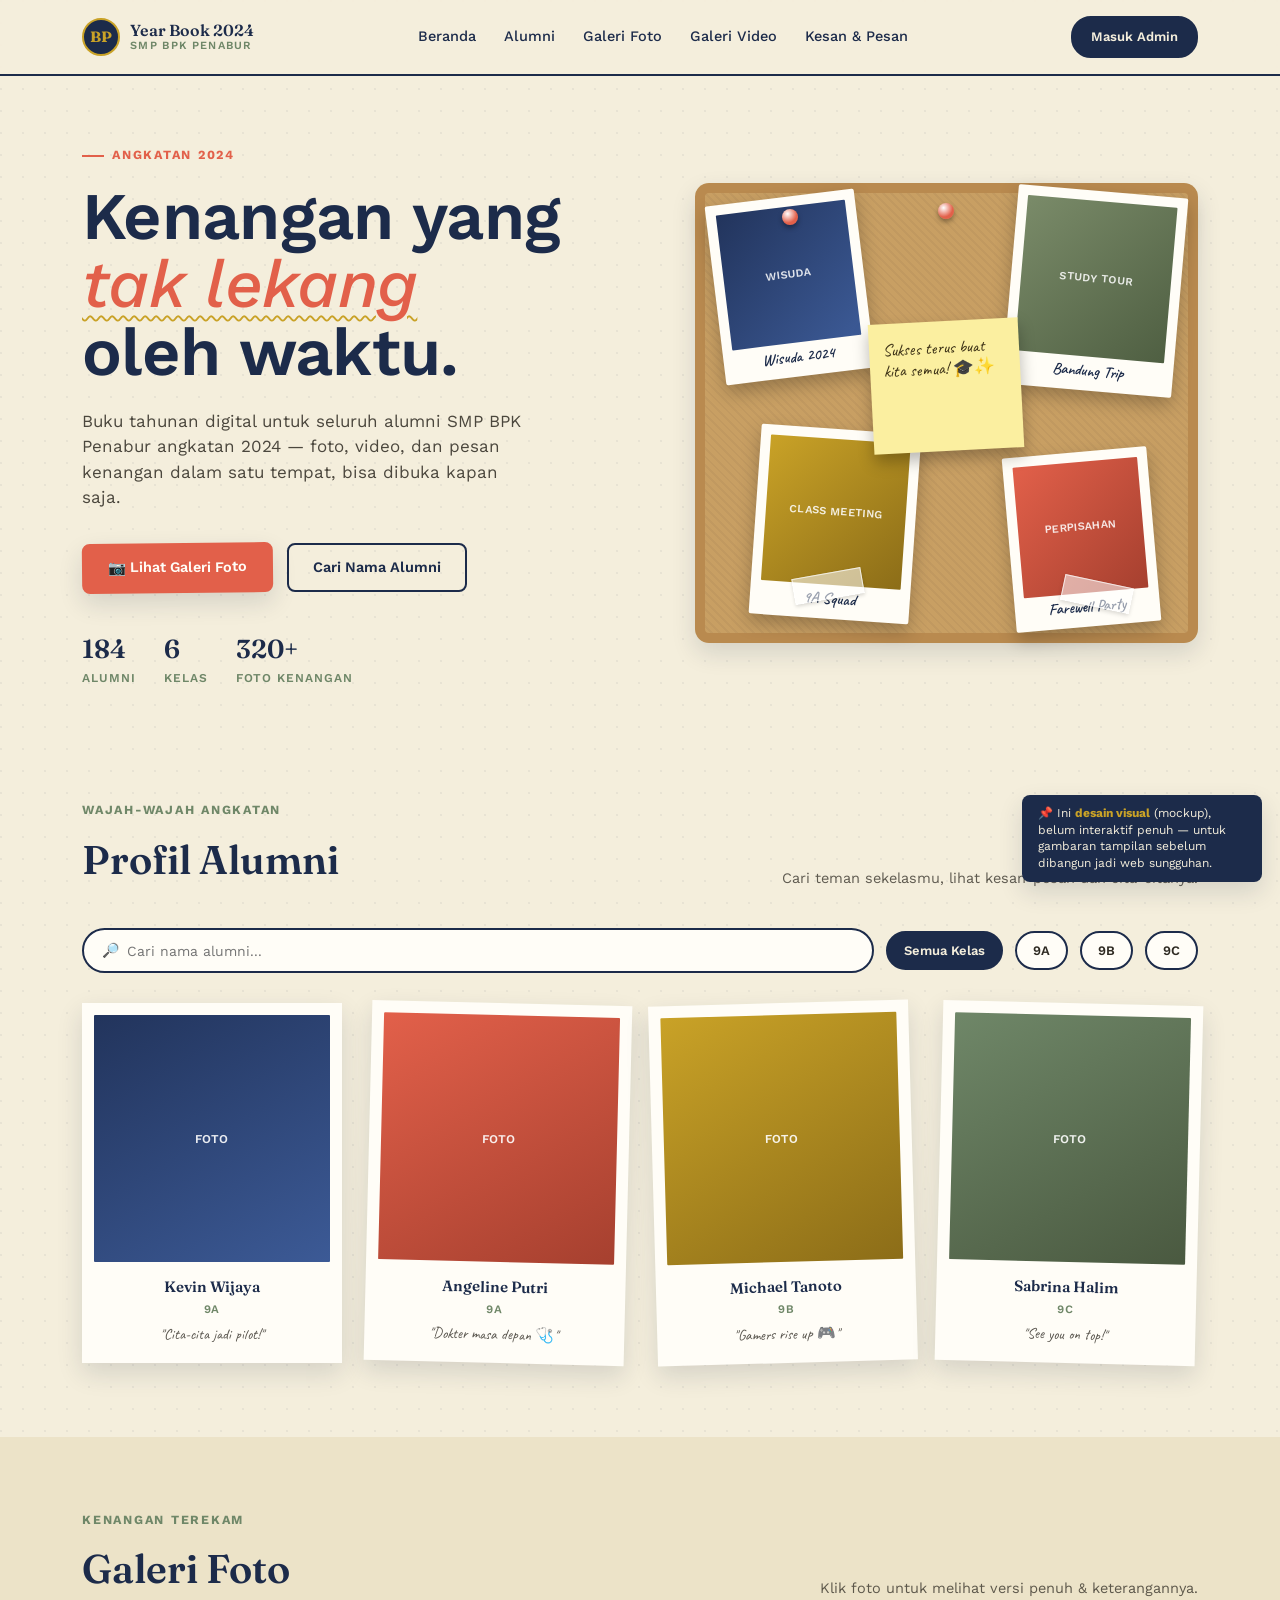
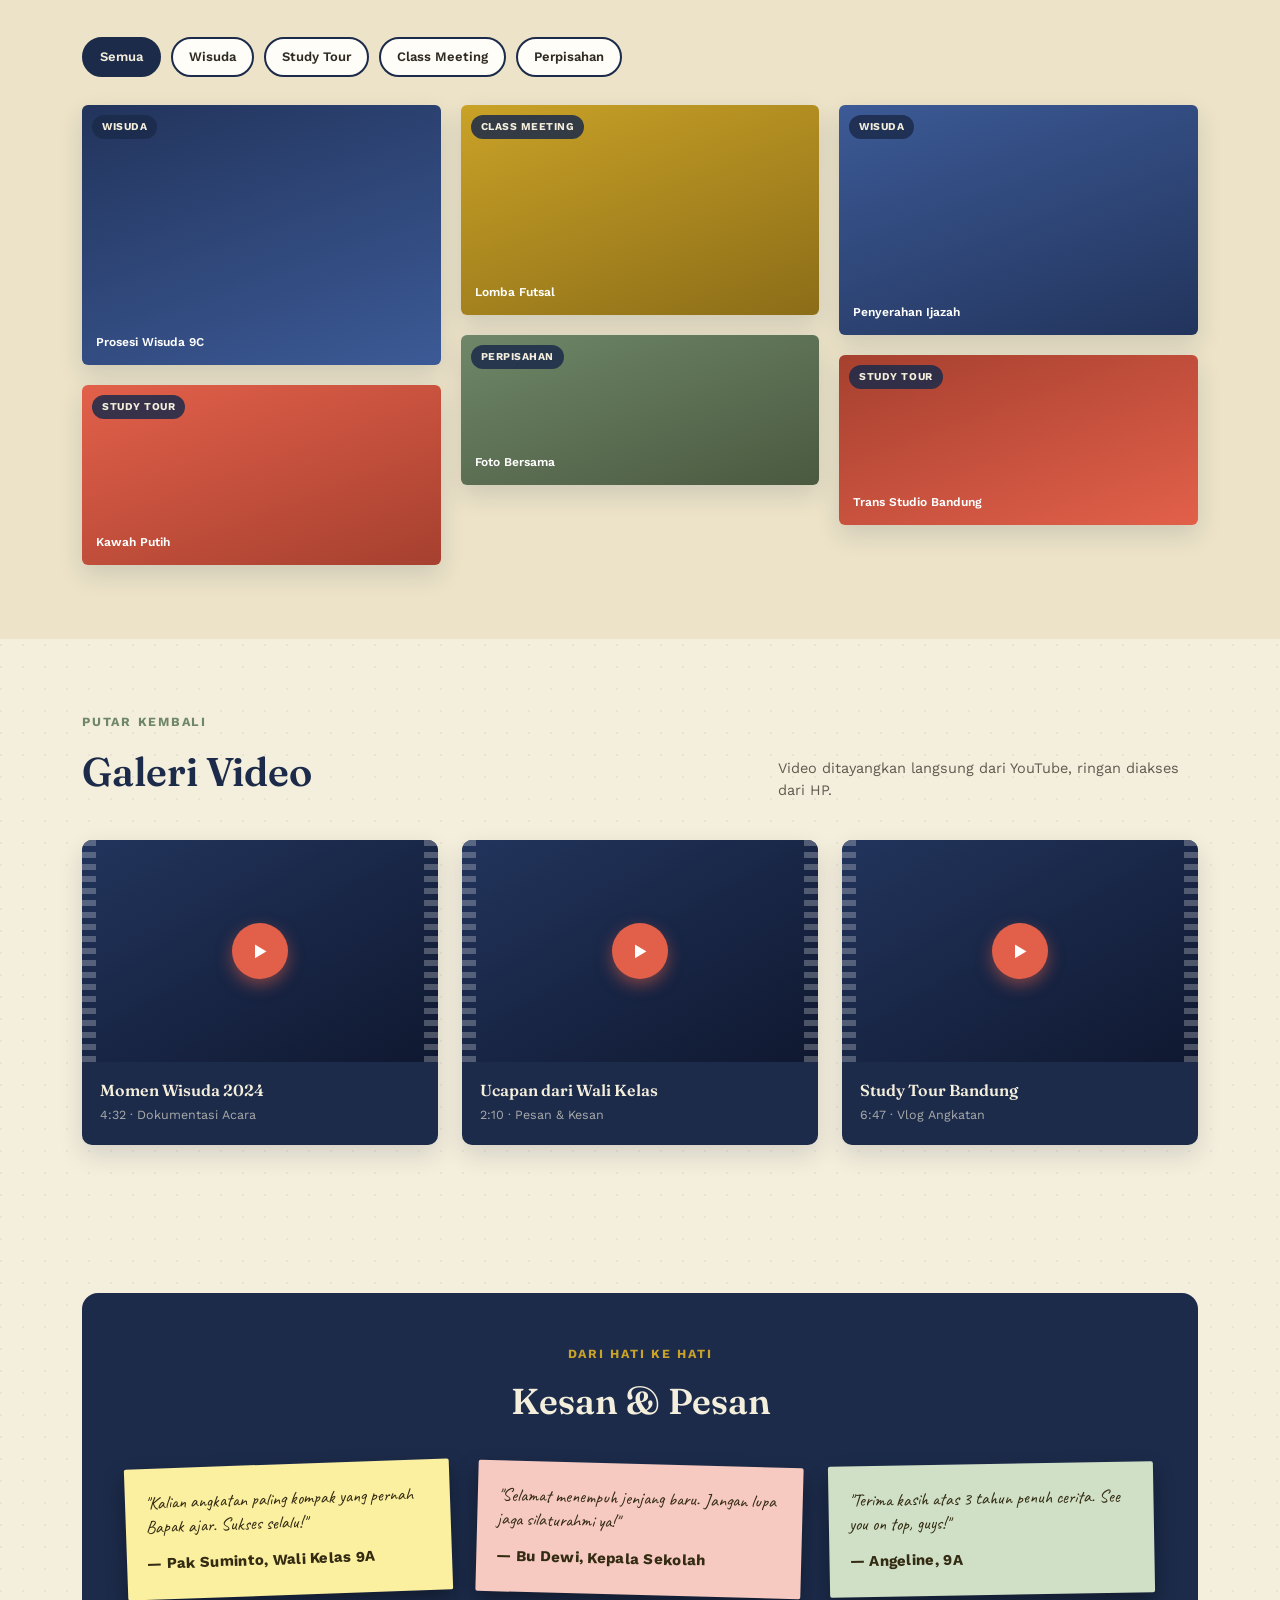
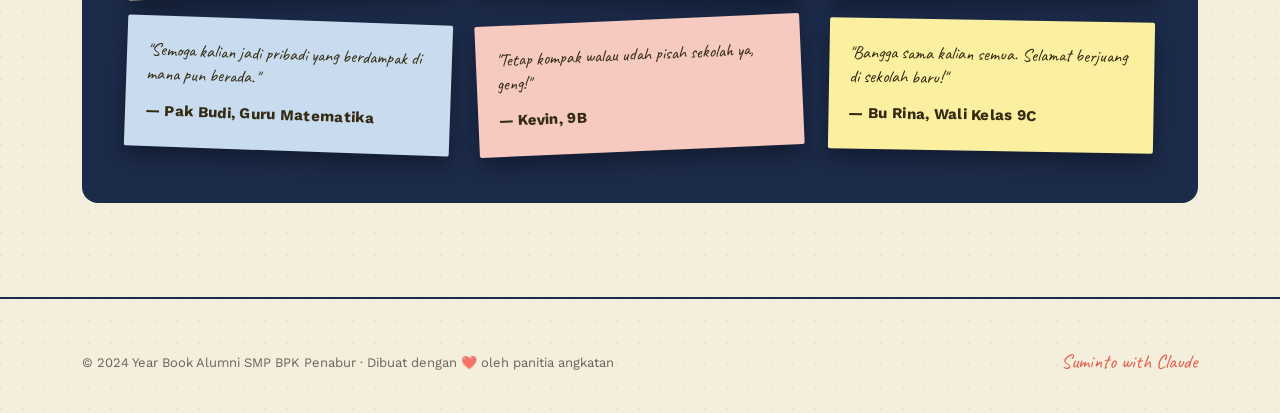
<file: yearbook-desain-visual.html>
<!DOCTYPE html>
<html lang="id">
<head>
<meta charset="UTF-8">
<meta name="viewport" content="width=device-width, initial-scale=1.0">
<title>Year Book Alumni SMP BPK Penabur 2024 — Desain Visual</title>
<link rel="preconnect" href="https://fonts.googleapis.com">
<link href="https://fonts.googleapis.com/css2?family=Fraunces:ital,opsz,wght@0,9..144,300;0,9..144,500;0,9..144,600;0,9..144,700;1,9..144,500&family=Caveat:wght@500;600;700&family=Work+Sans:wght@400;500;600;700&display=swap" rel="stylesheet">
<style>
  :root{
    --ink:#1C2B4A;
    --paper:#F4EEDC;
    --paper-2:#ECE3C8;
    --gold:#C9A227;
    --coral:#E2604A;
    --sage:#6F8768;
    --charcoal:#2E2A22;
    --white:#FFFDF7;
    --shadow: 0 10px 24px rgba(28,43,74,0.14);
  }
  *{box-sizing:border-box; margin:0; padding:0;}
  html{scroll-behavior:smooth;}
  body{
    background:var(--paper);
    color:var(--charcoal);
    font-family:'Work Sans', sans-serif;
    line-height:1.5;
    background-image:
      radial-gradient(circle at 1px 1px, rgba(28,43,74,0.06) 1px, transparent 0);
    background-size: 22px 22px;
  }
  .hand{ font-family:'Caveat', cursive; }
  .display{ font-family:'Fraunces', serif; }
  a{ color:inherit; text-decoration:none; }
  img{ max-width:100%; display:block; }
  .wrap{ max-width:1180px; margin:0 auto; padding:0 32px; }

  /* ===== NAV ===== */
  header.nav{
    position:sticky; top:0; z-index:50;
    background:rgba(244,238,220,0.9);
    backdrop-filter: blur(6px);
    border-bottom:2px solid var(--ink);
  }
  .nav-inner{
    display:flex; align-items:center; justify-content:space-between;
    padding:16px 32px; max-width:1180px; margin:0 auto;
  }
  .brand{
    display:flex; align-items:center; gap:10px;
  }
  .brand-mark{
    width:38px; height:38px; border-radius:50%;
    background:var(--ink); color:var(--gold);
    display:flex; align-items:center; justify-content:center;
    font-family:'Fraunces', serif; font-weight:700; font-size:15px;
    border:2px solid var(--gold);
  }
  .brand-text{ display:flex; flex-direction:column; line-height:1.1; }
  .brand-text .t1{ font-family:'Fraunces', serif; font-weight:600; font-size:16px; color:var(--ink);}
  .brand-text .t2{ font-size:11px; letter-spacing:.12em; text-transform:uppercase; color:var(--sage); font-weight:600;}
  nav.links{ display:flex; gap:28px; font-weight:500; font-size:14.5px; }
  nav.links a{ position:relative; padding:4px 0; color:var(--ink); }
  nav.links a::after{
    content:""; position:absolute; left:0; bottom:-2px; height:2px; width:0%;
    background:var(--coral); transition:width .25s ease;
  }
  nav.links a:hover::after{ width:100%; }
  .admin-btn{
    background:var(--ink); color:var(--paper); font-size:13px; font-weight:600;
    padding:9px 18px; border-radius:20px; border:2px solid var(--ink);
    transition:.2s;
  }
  .admin-btn:hover{ background:transparent; color:var(--ink); }

  /* ===== HERO / CORKBOARD ===== */
  .hero{ padding:64px 0 40px; }
  .hero-grid{
    display:grid; grid-template-columns: 1.05fr 0.95fr; gap:56px; align-items:center;
  }
  .eyebrow{
    display:inline-flex; align-items:center; gap:8px;
    font-size:12.5px; letter-spacing:.14em; text-transform:uppercase;
    font-weight:700; color:var(--coral); margin-bottom:18px;
  }
  .eyebrow::before{ content:""; width:22px; height:2px; background:var(--coral); display:inline-block; }
  h1.hero-title{
    font-size:clamp(40px, 5.2vw, 68px);
    color:var(--ink); font-weight:600; line-height:1.02; letter-spacing:-0.01em;
  }
  h1.hero-title em{
    font-style:italic; font-weight:500; color:var(--coral);
    text-decoration: underline wavy var(--gold) 2px;
    text-underline-offset:8px;
  }
  .hero-sub{
    margin-top:22px; font-size:17px; max-width:440px; color:var(--charcoal); opacity:.85;
  }
  .hero-cta{ margin-top:32px; display:flex; gap:14px; flex-wrap:wrap; }
  .btn-primary{
    background:var(--coral); color:var(--white); font-weight:600; font-size:14.5px;
    padding:14px 26px; border-radius:8px; box-shadow:var(--shadow);
    display:inline-flex; align-items:center; gap:8px;
    transform:rotate(-0.6deg);
  }
  .btn-secondary{
    border:2px solid var(--ink); color:var(--ink); font-weight:600; font-size:14.5px;
    padding:12px 24px; border-radius:8px;
  }
  .hero-stats{ display:flex; gap:28px; margin-top:38px; }
  .stat .num{ font-family:'Fraunces', serif; font-size:26px; color:var(--ink); font-weight:600;}
  .stat .lbl{ font-size:12px; text-transform:uppercase; letter-spacing:.08em; color:var(--sage); font-weight:600;}

  /* Corkboard */
  .corkboard{
    position:relative;
    background:
      repeating-linear-gradient(45deg, rgba(0,0,0,0.035) 0 2px, transparent 2px 6px),
      #C89F63;
    border-radius:14px;
    padding:34px;
    min-height:460px;
    box-shadow: inset 0 0 0 10px #B98A4F, var(--shadow);
  }
  .photo-card{
    position:absolute; background:var(--white); padding:10px 10px 34px 10px;
    box-shadow:0 8px 18px rgba(0,0,0,0.25); border-radius:2px;
  }
  .photo-fill{
    width:100%; height:100%; border-radius:1px;
    display:flex; align-items:center; justify-content:center;
    font-size:11px; color:rgba(255,255,255,.85); text-align:center; padding:8px;
    font-weight:600; letter-spacing:.03em;
  }
  .photo-card .cap{
    position:absolute; bottom:8px; left:0; right:0; text-align:center;
    font-family:'Caveat', cursive; font-size:16px; color:var(--ink); font-weight:600;
  }
  .pin{
    position:absolute; top:-9px; left:50%; transform:translateX(-50%);
    width:16px; height:16px; border-radius:50%;
    background:radial-gradient(circle at 35% 30%, #fff, var(--coral) 60%);
    box-shadow:0 3px 5px rgba(0,0,0,.35); z-index:3;
  }
  .tape{
    position:absolute; width:70px; height:26px;
    background:rgba(255,255,255,.55);
    border:1px solid rgba(255,255,255,.7);
    box-shadow:0 2px 4px rgba(0,0,0,.15);
    z-index:3;
  }
  .card-1{ top:14px; left:20px; width:150px; height:180px; transform:rotate(-7deg); z-index:2;}
  .card-1 .photo-fill{ background:linear-gradient(135deg,#22345C,#3C5A96);}
  .card-2{ top:8px; right:18px; width:170px; height:200px; transform:rotate(5deg); z-index:2;}
  .card-2 .photo-fill{ background:linear-gradient(135deg,#7A8B69,#4F5F42);}
  .card-3{ bottom:24px; left:60px; width:160px; height:190px; transform:rotate(4deg); z-index:2;}
  .card-3 .photo-fill{ background:linear-gradient(135deg,#C9A227,#8C6D18);}
  .card-4{ bottom:16px; right:44px; width:145px; height:175px; transform:rotate(-5deg); z-index:2;}
  .card-4 .photo-fill{ background:linear-gradient(135deg,#E2604A,#A6402F);}
  .note-sticky{
    position:absolute; top:44%; left:50%; transform:translate(-50%,-50%) rotate(-3deg);
    background:#FBEFA0; width:150px; height:130px; padding:16px 14px;
    box-shadow:0 8px 16px rgba(0,0,0,.28); z-index:4;
    font-family:'Caveat', cursive; font-size:17px; color:#3a2f14; line-height:1.25;
  }

  /* ===== SECTION HEADER PATTERN ===== */
  .section{ padding:74px 0; }
  .section-head{ display:flex; justify-content:space-between; align-items:flex-end; margin-bottom:38px; flex-wrap:wrap; gap:16px;}
  .section-tag{ font-size:12.5px; letter-spacing:.14em; text-transform:uppercase; font-weight:700; color:var(--sage); margin-bottom:10px;}
  .section-title{ font-family:'Fraunces', serif; font-size:clamp(28px,3.4vw,40px); color:var(--ink); font-weight:600;}
  .section-desc{ max-width:420px; font-size:14.5px; color:var(--charcoal); opacity:.75; }

  /* ===== ALUMNI (polaroid grid) ===== */
  .alumni-bar{
    display:flex; gap:12px; margin-bottom:30px; flex-wrap:wrap; align-items:center;
  }
  .search-box{
    flex:1; min-width:220px; background:var(--white); border:2px solid var(--ink);
    border-radius:24px; padding:10px 18px; font-size:14px; font-family:inherit;
    display:flex; align-items:center; gap:8px;
  }
  .search-box input{ border:none; outline:none; background:none; font-family:inherit; font-size:14px; width:100%; }
  .chip{
    border:2px solid var(--ink); border-radius:20px; padding:8px 16px; font-size:13px; font-weight:600;
    background:var(--white);
  }
  .chip.active{ background:var(--ink); color:var(--paper); }

  .alumni-grid{
    display:grid; grid-template-columns:repeat(4, 1fr); gap:26px;
  }
  .polaroid{
    background:var(--white); padding:12px 12px 0 12px; box-shadow:var(--shadow);
    transition:transform .25s ease, box-shadow .25s ease; cursor:pointer;
  }
  .polaroid:nth-child(2n){ transform:rotate(1.4deg); }
  .polaroid:nth-child(3n){ transform:rotate(-1.6deg); }
  .polaroid:hover{ transform:scale(1.04) rotate(0deg); box-shadow:0 16px 28px rgba(28,43,74,.22); z-index:5; position:relative;}
  .polaroid-photo{
    aspect-ratio: 1/1.05; border-radius:1px;
    display:flex; align-items:center; justify-content:center;
    color:rgba(255,255,255,.9); font-size:12px; font-weight:600;
  }
  .polaroid-info{ padding:14px 4px 16px; text-align:center; }
  .polaroid-info .name{ font-family:'Fraunces', serif; font-weight:600; font-size:15px; color:var(--ink);}
  .polaroid-info .kelas{ font-size:11.5px; color:var(--sage); font-weight:600; text-transform:uppercase; letter-spacing:.06em; margin-top:2px;}
  .polaroid-info .quote{ font-family:'Caveat', cursive; font-size:15px; margin-top:6px; color:var(--charcoal); opacity:.8;}

  /* ===== GALERI FOTO (scrapbook masonry) ===== */
  .filter-tabs{ display:flex; gap:10px; margin-bottom:28px; flex-wrap:wrap; }
  .masonry{
    columns: 3 220px; column-gap:20px;
  }
  .mason-item{
    break-inside:avoid; margin-bottom:20px; position:relative; overflow:hidden;
    border-radius:6px; box-shadow:var(--shadow);
  }
  .mason-item .ph{
    display:flex; align-items:flex-end; padding:14px; color:#fff; font-size:12px; font-weight:600;
    min-height:150px;
  }
  .mason-item:nth-child(1) .ph{ min-height:260px; background:linear-gradient(160deg,#22345C,#3C5A96);}
  .mason-item:nth-child(2) .ph{ min-height:180px; background:linear-gradient(160deg,#E2604A,#A6402F);}
  .mason-item:nth-child(3) .ph{ min-height:210px; background:linear-gradient(160deg,#C9A227,#8C6D18);}
  .mason-item:nth-child(4) .ph{ min-height:150px; background:linear-gradient(160deg,#6F8768,#4A5940);}
  .mason-item:nth-child(5) .ph{ min-height:230px; background:linear-gradient(160deg,#3C5A96,#22345C);}
  .mason-item:nth-child(6) .ph{ min-height:170px; background:linear-gradient(160deg,#A6402F,#E2604A);}
  .mason-item .overlay-tag{
    position:absolute; top:10px; left:10px; background:rgba(28,43,74,.85); color:var(--paper);
    font-size:10.5px; padding:4px 10px; border-radius:12px; text-transform:uppercase; letter-spacing:.05em; font-weight:700;
  }
  .mason-item::after{
    content:"⤢"; position:absolute; top:10px; right:10px; color:#fff; font-size:15px;
    background:rgba(0,0,0,.3); width:26px; height:26px; border-radius:50%;
    display:flex; align-items:center; justify-content:center; opacity:0; transition:.2s;
  }
  .mason-item:hover::after{ opacity:1; }
  .mason-item:hover{ transform:translateY(-3px); box-shadow:0 14px 24px rgba(28,43,74,.22); }

  /* ===== VIDEO (filmstrip) ===== */
  .video-row{ display:grid; grid-template-columns:repeat(3,1fr); gap:24px; }
  .video-card{
    background:var(--ink); border-radius:10px; overflow:hidden; box-shadow:var(--shadow);
    position:relative;
  }
  .video-thumb{
    aspect-ratio:16/10; display:flex; align-items:center; justify-content:center; position:relative;
    background:linear-gradient(150deg,#22345C,#0F1830);
  }
  .video-thumb::before, .video-thumb::after{
    content:""; position:absolute; top:0; bottom:0; width:14px;
    background-image: linear-gradient(#fff 0 6px, transparent 6px 12px);
    background-size:14px 12px; opacity:.25;
  }
  .video-thumb::before{ left:0; } .video-thumb::after{ right:0; }
  .play-btn{
    width:56px; height:56px; border-radius:50%; background:var(--coral);
    display:flex; align-items:center; justify-content:center; color:#fff; font-size:20px;
    box-shadow:0 6px 16px rgba(226,96,74,.5); cursor:pointer;
  }
  .video-meta{ padding:16px 18px 20px; color:var(--paper); }
  .video-meta .vt{ font-family:'Fraunces', serif; font-weight:600; font-size:16px;}
  .video-meta .vd{ font-size:12.5px; opacity:.65; margin-top:4px;}

  /* ===== KESAN & PESAN (sticky wall) ===== */
  .wall{
    background:var(--ink); border-radius:16px; padding:52px 44px;
    position:relative;
  }
  .wall-grid{ display:grid; grid-template-columns:repeat(3,1fr); gap:26px; }
  .sticky{
    padding:22px 20px 26px; border-radius:2px; box-shadow:0 10px 20px rgba(0,0,0,.35);
    font-family:'Caveat', cursive; font-size:18px; line-height:1.35; color:#332b12;
  }
  .sticky:nth-child(1){ background:#FBEFA0; transform:rotate(-2deg); }
  .sticky:nth-child(2){ background:#F6C9C1; transform:rotate(1.5deg); }
  .sticky:nth-child(3){ background:#CFE0C6; transform:rotate(-1deg); }
  .sticky:nth-child(4){ background:#C9DCEF; transform:rotate(2deg); }
  .sticky:nth-child(5){ background:#F6C9C1; transform:rotate(-2.5deg); }
  .sticky:nth-child(6){ background:#FBEFA0; transform:rotate(1deg); }
  .sticky .from{
    display:block; margin-top:14px; font-weight:700; font-size:15px; font-family:'Work Sans',sans-serif;
    letter-spacing:.02em;
  }
  .wall-head{ text-align:center; margin-bottom:36px; }
  .wall-head .section-tag{ color:var(--gold); }
  .wall-head h2{ color:var(--paper); font-family:'Fraunces', serif; font-size:clamp(26px,3vw,36px); font-weight:600;}

  /* ===== FOOTER ===== */
  footer{ padding:48px 0 36px; border-top:2px solid var(--ink); margin-top:20px; }
  .footer-inner{ display:flex; justify-content:space-between; align-items:center; flex-wrap:wrap; gap:16px; }
  .footer-credit{ font-size:13px; opacity:.7; }
  .footer-sign{ font-family:'Caveat', cursive; font-size:20px; color:var(--coral); }

  @media (max-width: 980px){
    .hero-grid{ grid-template-columns:1fr; }
    .alumni-grid{ grid-template-columns:repeat(2,1fr); }
    .video-row{ grid-template-columns:1fr; }
    .wall-grid{ grid-template-columns:1fr; }
    nav.links{ display:none; }
    .masonry{ columns: 2 180px; }
  }

  /* Design note ribbon (mockup only) */
  .mockup-ribbon{
    position:fixed; bottom:18px; right:18px; background:var(--ink); color:var(--paper);
    font-size:12px; padding:10px 16px; border-radius:8px; box-shadow:var(--shadow); z-index:100;
    max-width:240px; line-height:1.4;
  }
  .mockup-ribbon b{ color:var(--gold); }
</style>
</head>
<body>

<header class="nav">
  <div class="nav-inner">
    <div class="brand">
      <div class="brand-mark">BP</div>
      <div class="brand-text">
        <span class="t1">Year Book 2024</span>
        <span class="t2">SMP BPK Penabur</span>
      </div>
    </div>
    <nav class="links">
      <a href="#hero">Beranda</a>
      <a href="#alumni">Alumni</a>
      <a href="#galeri">Galeri Foto</a>
      <a href="#video">Galeri Video</a>
      <a href="#pesan">Kesan &amp; Pesan</a>
    </nav>
    <a href="#" class="admin-btn">Masuk Admin</a>
  </div>
</header>

<section class="hero" id="hero">
  <div class="wrap hero-grid">
    <div>
      <span class="eyebrow">Angkatan 2024</span>
      <h1 class="hero-title">Kenangan yang <em>tak lekang</em><br>oleh waktu.</h1>
      <p class="hero-sub">Buku tahunan digital untuk seluruh alumni SMP BPK Penabur angkatan 2024 — foto, video, dan pesan kenangan dalam satu tempat, bisa dibuka kapan saja.</p>
      <div class="hero-cta">
        <a href="#galeri" class="btn-primary">📷 Lihat Galeri Foto</a>
        <a href="#alumni" class="btn-secondary">Cari Nama Alumni</a>
      </div>
      <div class="hero-stats">
        <div class="stat"><div class="num">184</div><div class="lbl">Alumni</div></div>
        <div class="stat"><div class="num">6</div><div class="lbl">Kelas</div></div>
        <div class="stat"><div class="num">320+</div><div class="lbl">Foto Kenangan</div></div>
      </div>
    </div>

    <div class="corkboard">
      <div class="pin" style="top:26px; left:95px;"></div>
      <div class="photo-card card-1">
        <div class="photo-fill">WISUDA</div>
        <div class="cap">Wisuda 2024</div>
      </div>
      <div class="pin" style="top:20px; right:100px;"></div>
      <div class="photo-card card-2">
        <div class="photo-fill">STUDY TOUR</div>
        <div class="cap">Bandung Trip</div>
      </div>
      <div class="tape" style="bottom:44px; left:98px; transform:rotate(-10deg);"></div>
      <div class="photo-card card-3">
        <div class="photo-fill">CLASS MEETING</div>
        <div class="cap">9A Squad</div>
      </div>
      <div class="tape" style="bottom:36px; right:66px; transform:rotate(12deg);"></div>
      <div class="photo-card card-4">
        <div class="photo-fill">PERPISAHAN</div>
        <div class="cap">Farewell Party</div>
      </div>
      <div class="note-sticky">Sukses terus buat kita semua! 🎓✨</div>
    </div>
  </div>
</section>

<section class="section" id="alumni">
  <div class="wrap">
    <div class="section-head">
      <div>
        <div class="section-tag">Wajah-wajah Angkatan</div>
        <div class="section-title">Profil Alumni</div>
      </div>
      <p class="section-desc">Cari teman sekelasmu, lihat kesan-pesan dan cita-citanya.</p>
    </div>

    <div class="alumni-bar">
      <div class="search-box">🔎 <input type="text" placeholder="Cari nama alumni..." disabled></div>
      <div class="chip active">Semua Kelas</div>
      <div class="chip">9A</div>
      <div class="chip">9B</div>
      <div class="chip">9C</div>
    </div>

    <div class="alumni-grid">
      <div class="polaroid">
        <div class="polaroid-photo" style="background:linear-gradient(150deg,#22345C,#3C5A96);">FOTO</div>
        <div class="polaroid-info">
          <div class="name">Kevin Wijaya</div>
          <div class="kelas">9A</div>
          <div class="quote">"Cita-cita jadi pilot!"</div>
        </div>
      </div>
      <div class="polaroid">
        <div class="polaroid-photo" style="background:linear-gradient(150deg,#E2604A,#A6402F);">FOTO</div>
        <div class="polaroid-info">
          <div class="name">Angeline Putri</div>
          <div class="kelas">9A</div>
          <div class="quote">"Dokter masa depan 🩺"</div>
        </div>
      </div>
      <div class="polaroid">
        <div class="polaroid-photo" style="background:linear-gradient(150deg,#C9A227,#8C6D18);">FOTO</div>
        <div class="polaroid-info">
          <div class="name">Michael Tanoto</div>
          <div class="kelas">9B</div>
          <div class="quote">"Gamers rise up 🎮"</div>
        </div>
      </div>
      <div class="polaroid">
        <div class="polaroid-photo" style="background:linear-gradient(150deg,#6F8768,#4A5940);">FOTO</div>
        <div class="polaroid-info">
          <div class="name">Sabrina Halim</div>
          <div class="kelas">9C</div>
          <div class="quote">"See you on top!"</div>
        </div>
      </div>
    </div>
  </div>
</section>

<section class="section" id="galeri" style="background:var(--paper-2);">
  <div class="wrap">
    <div class="section-head">
      <div>
        <div class="section-tag">Kenangan Terekam</div>
        <div class="section-title">Galeri Foto</div>
      </div>
      <p class="section-desc">Klik foto untuk melihat versi penuh & keterangannya.</p>
    </div>

    <div class="filter-tabs">
      <div class="chip active">Semua</div>
      <div class="chip">Wisuda</div>
      <div class="chip">Study Tour</div>
      <div class="chip">Class Meeting</div>
      <div class="chip">Perpisahan</div>
    </div>

    <div class="masonry">
      <div class="mason-item"><span class="overlay-tag">Wisuda</span><div class="ph">Prosesi Wisuda 9C</div></div>
      <div class="mason-item"><span class="overlay-tag">Study Tour</span><div class="ph">Kawah Putih</div></div>
      <div class="mason-item"><span class="overlay-tag">Class Meeting</span><div class="ph">Lomba Futsal</div></div>
      <div class="mason-item"><span class="overlay-tag">Perpisahan</span><div class="ph">Foto Bersama</div></div>
      <div class="mason-item"><span class="overlay-tag">Wisuda</span><div class="ph">Penyerahan Ijazah</div></div>
      <div class="mason-item"><span class="overlay-tag">Study Tour</span><div class="ph">Trans Studio Bandung</div></div>
    </div>
  </div>
</section>

<section class="section" id="video">
  <div class="wrap">
    <div class="section-head">
      <div>
        <div class="section-tag">Putar Kembali</div>
        <div class="section-title">Galeri Video</div>
      </div>
      <p class="section-desc">Video ditayangkan langsung dari YouTube, ringan diakses dari HP.</p>
    </div>

    <div class="video-row">
      <div class="video-card">
        <div class="video-thumb"><div class="play-btn">▶</div></div>
        <div class="video-meta">
          <div class="vt">Momen Wisuda 2024</div>
          <div class="vd">4:32 · Dokumentasi Acara</div>
        </div>
      </div>
      <div class="video-card">
        <div class="video-thumb"><div class="play-btn">▶</div></div>
        <div class="video-meta">
          <div class="vt">Ucapan dari Wali Kelas</div>
          <div class="vd">2:10 · Pesan &amp; Kesan</div>
        </div>
      </div>
      <div class="video-card">
        <div class="video-thumb"><div class="play-btn">▶</div></div>
        <div class="video-meta">
          <div class="vt">Study Tour Bandung</div>
          <div class="vd">6:47 · Vlog Angkatan</div>
        </div>
      </div>
    </div>
  </div>
</section>

<section class="section" id="pesan">
  <div class="wrap">
    <div class="wall">
      <div class="wall-head">
        <div class="section-tag">Dari Hati ke Hati</div>
        <h2>Kesan &amp; Pesan</h2>
      </div>
      <div class="wall-grid">
        <div class="sticky">"Kalian angkatan paling kompak yang pernah Bapak ajar. Sukses selalu!"<span class="from">— Pak Suminto, Wali Kelas 9A</span></div>
        <div class="sticky">"Selamat menempuh jenjang baru. Jangan lupa jaga silaturahmi ya!"<span class="from">— Bu Dewi, Kepala Sekolah</span></div>
        <div class="sticky">"Terima kasih atas 3 tahun penuh cerita. See you on top, guys!"<span class="from">— Angeline, 9A</span></div>
        <div class="sticky">"Semoga kalian jadi pribadi yang berdampak di mana pun berada."<span class="from">— Pak Budi, Guru Matematika</span></div>
        <div class="sticky">"Tetap kompak walau udah pisah sekolah ya, geng!"<span class="from">— Kevin, 9B</span></div>
        <div class="sticky">"Bangga sama kalian semua. Selamat berjuang di sekolah baru!"<span class="from">— Bu Rina, Wali Kelas 9C</span></div>
      </div>
    </div>
  </div>
</section>

<footer>
  <div class="wrap footer-inner">
    <div class="footer-credit">© 2024 Year Book Alumni SMP BPK Penabur · Dibuat dengan ❤️ oleh panitia angkatan</div>
    <div class="footer-sign">Suminto with Claude</div>
  </div>
</footer>

<div class="mockup-ribbon">📌 Ini <b>desain visual</b> (mockup), belum interaktif penuh — untuk gambaran tampilan sebelum dibangun jadi web sungguhan.</div>

</body>
</html>
</file>
